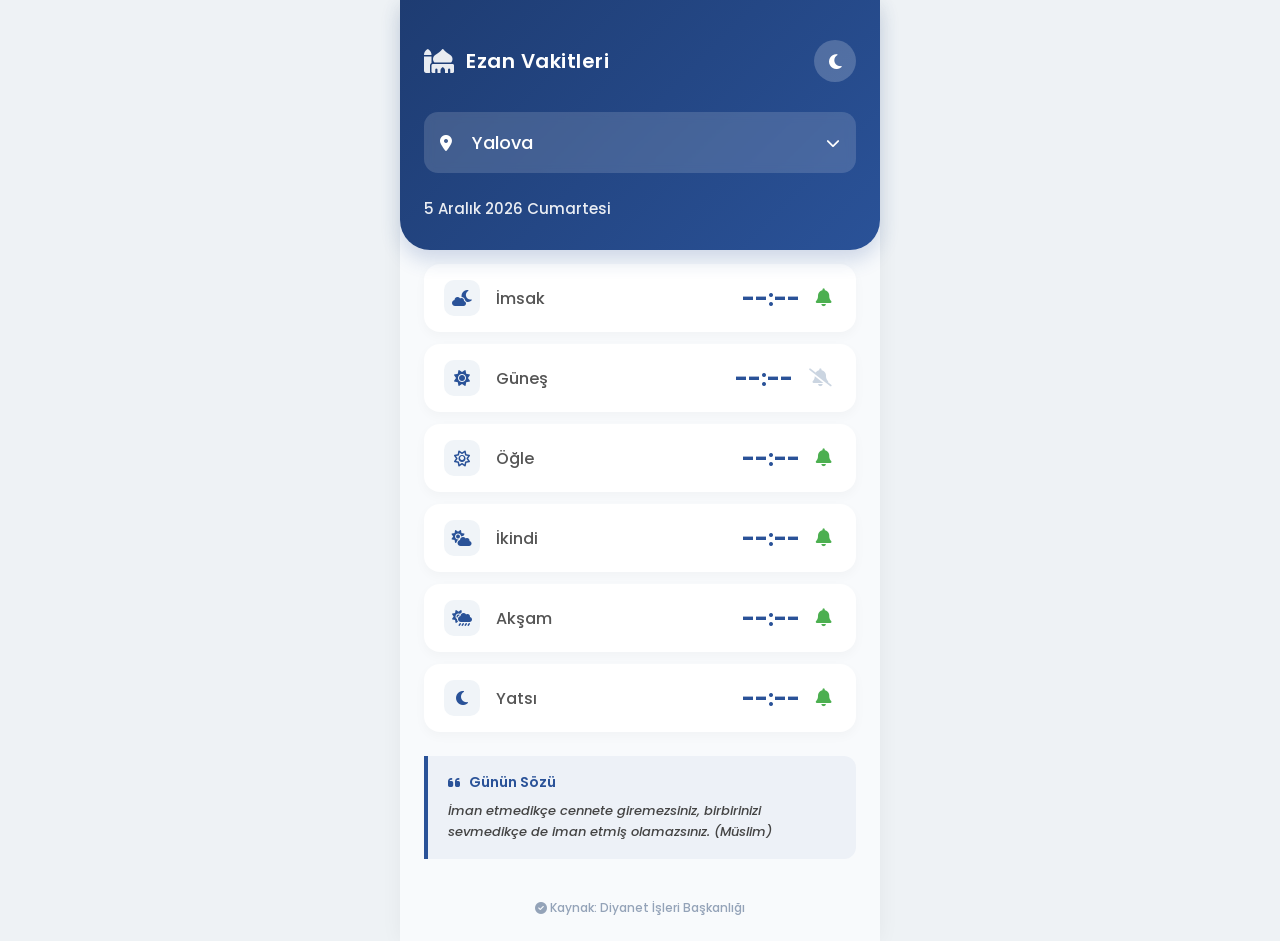
<file: index.html>
<!DOCTYPE html>
<html lang="tr">
<head>
    <meta charset="utf-8">
    <meta name="viewport" content="width=device-width, initial-scale=1.0, maximum-scale=1.0, user-scalable=no">
    <meta name="theme-color" content="#1e3c72">
    <title>Ezan Vakti</title>
    
    <!-- Tarayıcı Sekmesi ve Apple Cihazlar İçin Logo -->
    <link rel="icon" type="image/jpeg" href="logo2.jpg">
    <link rel="apple-touch-icon" href="logo2.jpg">
    <link rel="manifest" href="manifest.json">
    <link href="https://fonts.googleapis.com/css2?family=Poppins:wght@400;500;600;700&display=swap" rel="stylesheet">
    <link rel="stylesheet" href="https://cdnjs.cloudflare.com/ajax/libs/font-awesome/6.4.0/css/all.min.css">
    <link rel="stylesheet" href="style.css">
</head>
<body>
    <div class="app-container">
        <header class="app-header">
            <div class="header-top">
                <div class="title-area">
                    <i class="fa-solid fa-mosque header-icon"></i>
                    <h1>Ezan Vakitleri</h1>
                </div>
                
                <div class="header-icons">
                    <button id="theme-toggle" class="theme-btn">
                        <i class="fa-solid fa-moon"></i>
                    </button>
                </div>
            </div>
            
            <div class="select-wrapper">
                <i class="fa-solid fa-location-dot location-icon"></i>
                <select id="city-select" class="mobile-select"></select>
                <i class="fa-solid fa-chevron-down select-arrow"></i>
            </div>

            <p id="current-date-header" class="date-header">Yükleniyor...</p>
        </header>

        <main class="app-content">
            <div id="loading" class="hidden">
                <div class="spinner"></div>
                <p>Vakitler Hesaplanıyor...</p>
            </div>

            <div id="times-container" class="times-list">
                <div class="time-row" id="row-fajr">
                    <div class="time-info">
                        <div class="icon-box"><i class="fa-solid fa-cloud-moon"></i></div>
                        <span class="time-name">İmsak</span>
                    </div>
                    <div class="time-right">
                        <span class="time-value" id="fajr">--:--</span>
                        <button class="prayer-bell-btn" data-time="Fajr"><i class="fa-solid fa-bell"></i></button>
                    </div>
                </div>

                <div class="time-row" id="row-sunrise">
                    <div class="time-info">
                        <div class="icon-box"><i class="fa-solid fa-sun"></i></div>
                        <span class="time-name">Güneş</span>
                    </div>
                    <div class="time-right">
                        <span class="time-value" id="sunrise">--:--</span>
                        <button class="prayer-bell-btn" data-time="Sunrise"><i class="fa-solid fa-bell-slash"></i></button>
                    </div>
                </div>

                <div class="time-row" id="row-dhuhr">
                    <div class="time-info">
                        <div class="icon-box"><i class="fa-regular fa-sun"></i></div>
                        <span class="time-name">Öğle</span>
                    </div>
                    <div class="time-right">
                        <span class="time-value" id="dhuhr">--:--</span>
                        <button class="prayer-bell-btn" data-time="Dhuhr"><i class="fa-solid fa-bell"></i></button>
                    </div>
                </div>

                <div class="time-row" id="row-asr">
                    <div class="time-info">
                        <div class="icon-box"><i class="fa-solid fa-cloud-sun"></i></div>
                        <span class="time-name">İkindi</span>
                    </div>
                    <div class="time-right">
                        <span class="time-value" id="asr">--:--</span>
                        <button class="prayer-bell-btn" data-time="Asr"><i class="fa-solid fa-bell"></i></button>
                    </div>
                </div>

                <div class="time-row" id="row-maghrib">
                    <div class="time-info">
                        <div class="icon-box"><i class="fa-solid fa-cloud-sun-rain"></i></div>
                        <span class="time-name">Akşam</span>
                    </div>
                    <div class="time-right">
                        <span class="time-value" id="maghrib">--:--</span>
                        <button class="prayer-bell-btn" data-time="Maghrib"><i class="fa-solid fa-bell"></i></button>
                    </div>
                </div>

                <div class="time-row" id="row-isha">
                    <div class="time-info">
                        <div class="icon-box"><i class="fa-solid fa-moon"></i></div>
                        <span class="time-name">Yatsı</span>
                    </div>
                    <div class="time-right">
                        <span class="time-value" id="isha">--:--</span>
                        <button class="prayer-bell-btn" data-time="Isha"><i class="fa-solid fa-bell"></i></button>
                    </div>
                </div>
            </div>

            <div class="daily-quote-card">
                <div class="quote-header">
                    <i class="fa-solid fa-quote-left"></i> Günün Sözü
                </div>
                <p id="daily-quote-text"></p>
            </div>

            <div class="footer-info">
                <p class="source"><i class="fa-solid fa-circle-check"></i> Kaynak: Diyanet İşleri Başkanlığı</p>
            </div>
            
            <!-- Sadece Ezan Sesi Kaldı -->
            <audio id="adhan-audio" src="ezan.mp3" preload="none"></audio>
        </main>
    </div>

    <!-- Çevrimdışı Çalışma Bağlantısı -->
    <script>
        if ('serviceWorker' in navigator) {
            window.addEventListener('load', () => {
                navigator.serviceWorker.register('./sw.js').catch(err => console.log(err));
            });
        }
    </script>
    <script src="script.js"></script>
</body>
</html>
</file>
<file: style.css>
* {
    box-sizing: border-box;
    margin: 0;
    padding: 0;
    -webkit-tap-highlight-color: transparent;
}

body {
    font-family: 'Poppins', sans-serif;
    background-color: #eef2f5;
    color: #333;
    display: flex;
    justify-content: center;
    min-height: 100vh;
}

.app-container {
    width: 100%;
    max-width: 480px;
    background: #f8fafc;
    min-height: 100vh;
    display: flex;
    flex-direction: column;
    box-shadow: 0 0 20px rgba(0, 0, 0, 0.05);
}

/* FERAHLAŞTIRILMIŞ ÜST BAŞLIK ALANI */
.app-header {
    background: linear-gradient(135deg, #1e3c72 0%, #2a5298 100%);
    color: white;
    padding: 40px 24px 30px 24px; /* Üstten daha fazla boşluk verildi */
    border-bottom-left-radius: 30px;
    border-bottom-right-radius: 30px;
    box-shadow: 0 10px 20px rgba(42, 82, 152, 0.2);
    z-index: 10;
}

.header-top {
    display: flex;
    justify-content: space-between;
    align-items: center;
    margin-bottom: 30px; /* Konum kutusu ile arasına geniş boşluk eklendi */
}

/* YENİ EKLENEN: Başlık ve İkon Hizalaması */
.title-area {
    display: flex;
    align-items: center;
    gap: 12px;
}

.app-header h1 {
    font-size: 20px; /* Ekrana tam sığması için kibarlaştırıldı */
    font-weight: 600;
    letter-spacing: 0.5px;
}

.header-icon {
    font-size: 24px;
    opacity: 0.9;
}

.header-icons {
    display: flex;
    align-items: center;
    gap: 14px; /* Butonlar arası boşluk açıldı */
}

.theme-btn {
    background: rgba(255, 255, 255, 0.2);
    border: none;
    color: white;
    width: 42px; /* Dokunma alanı (butonlar) büyütüldü */
    height: 42px;
    border-radius: 50%;
    cursor: pointer;
    display: flex;
    align-items: center;
    justify-content: center;
    font-size: 17px;
    transition: transform 0.2s ease, background 0.3s ease;
    flex-shrink: 0;
}

.theme-btn:active {
    transform: scale(0.85);
}

.select-wrapper {
    position: relative;
    margin-bottom: 24px; /* Tarih ile kutu arası boşluk */
    background: rgba(255, 255, 255, 0.15);
    border-radius: 14px;
    padding: 4px; /* Kutunun içi ferahlatıldı */
    backdrop-filter: blur(5px);
}

.location-icon {
    position: absolute;
    left: 16px;
    top: 50%;
    transform: translateY(-50%);
    color: white;
    font-size: 16px;
}

.mobile-select {
    width: 100%;
    appearance: none;
    -webkit-appearance: none;
    background: transparent;
    border: none;
    padding: 14px 16px 14px 44px;
    font-size: 18px;
    font-weight: 500;
    color: white;
    font-family: 'Poppins', sans-serif;
    outline: none;
    cursor: pointer;
}

.mobile-select option {
    color: #333;
    background: white;
}

.select-arrow {
    position: absolute;
    right: 16px;
    top: 50%;
    transform: translateY(-50%);
    color: white;
    font-size: 14px;
    pointer-events: none;
}

.date-header {
    font-size: 15px;
    font-weight: 500;
    opacity: 0.9;
}

.app-content {
    flex: 1;
    padding: 24px;
    display: flex;
    flex-direction: column;
}

.times-list {
    display: flex;
    flex-direction: column;
    gap: 12px;
    margin-top: -10px;
}

.time-row {
    display: flex;
    justify-content: space-between;
    align-items: center;
    background: #FFFFFF;
    padding: 16px 20px;
    border-radius: 16px;
    box-shadow: 0 4px 12px rgba(0, 0, 0, 0.03);
}

.time-info {
    display: flex;
    align-items: center;
    gap: 16px;
}

.icon-box {
    width: 36px;
    height: 36px;
    border-radius: 10px;
    background: #f0f4f8;
    color: #2a5298;
    display: flex;
    align-items: center;
    justify-content: center;
    font-size: 16px;
}

.time-name {
    font-size: 16px;
    font-weight: 500;
    color: #555;
}

.time-value {
    font-size: 22px;
    font-weight: 700;
    color: #2a5298;
}

.time-row.active {
    background: linear-gradient(135deg, #1e3c72 0%, #2a5298 100%);
    box-shadow: 0 8px 16px rgba(42, 82, 152, 0.3);
    transform: scale(1.02);
}

.time-row.active .time-name,
.time-row.active .time-value {
    color: white;
}

.time-row.active .icon-box {
    background: rgba(255, 255, 255, 0.2);
    color: white;
}

.daily-quote-card {
    background: rgba(42, 82, 152, 0.05);
    border-left: 4px solid #2a5298;
    padding: 16px 20px;
    border-radius: 0 12px 12px 0;
    margin-top: 24px;
    margin-bottom: 10px;
}

.quote-header {
    font-size: 14px;
    font-weight: 600;
    color: #2a5298;
    margin-bottom: 8px;
    display: flex;
    align-items: center;
    gap: 8px;
}

#daily-quote-text {
    font-size: 13px;
    color: #444;
    line-height: 1.6;
    font-style: italic;
    font-weight: 500;
}

.footer-info {
    margin-top: auto;
    padding-top: 30px;
    text-align: center;
}

.source {
    font-size: 12px;
    color: #94a3b8;
    font-weight: 500;
}

.hidden {
    display: none !important;
}

#loading {
    display: flex;
    flex-direction: column;
    align-items: center;
    justify-content: center;
    padding: 40px 0;
    color: #2a5298;
}

.spinner {
    width: 40px;
    height: 40px;
    border: 4px solid rgba(42, 82, 152, 0.1);
    border-top: 4px solid #2a5298;
    border-radius: 50%;
    animation: spin 1s linear infinite;
    margin-bottom: 16px;
}

@keyframes spin {
    0% { transform: rotate(0deg); }
    100% { transform: rotate(360deg); }
}

/* =========================================
   GEÇİŞ ANİMASYONU VE KOYU TEMA KODLARI 
========================================= */
body, .app-container, .app-header, .time-row, .icon-box, .daily-quote-card, .time-name, .time-value, #daily-quote-text {
    transition: background-color 0.4s ease, background 0.4s ease, color 0.4s ease, border-color 0.4s ease, box-shadow 0.4s ease, transform 0.3s ease;
}

body.dark-theme, 
body.dark-theme .app-container {
    background-color: #000000;
    color: #e0e0e0;
}

body.dark-theme .app-header {
    background: linear-gradient(135deg, #111111 0%, #1a1a1a 100%);
    box-shadow: 0 10px 20px rgba(0, 0, 0, 0.5);
}

body.dark-theme .select-wrapper {
    background: rgba(255, 255, 255, 0.05);
}

body.dark-theme .time-row {
    background: #121212;
    box-shadow: none;
    border: 1px solid #222;
}

body.dark-theme .time-name {
    color: #aaaaaa;
}

body.dark-theme .time-value {
    color: #749ddf;
}

body.dark-theme .icon-box {
    background: #1a1a1a;
    color: #749ddf;
}

body.dark-theme .time-row.active {
    background: linear-gradient(135deg, #1e3c72 0%, #111111 100%);
    border: 1px solid #2a5298;
}

body.dark-theme .daily-quote-card {
    background: rgba(255, 255, 255, 0.05);
    border-left: 4px solid #555;
}

body.dark-theme #daily-quote-text {
    color: #bbbbbb;
}

/* KERAHAT VAKTİ UYARI BANDI */
.kerahat-banner {
    background: linear-gradient(135deg, #ff9800 0%, #f44336 100%);
    color: white;
    padding: 12px 16px;
    border-radius: 12px;
    margin-bottom: 16px;
    font-size: 14px;
    font-weight: 500;
    display: flex;
    align-items: center;
    gap: 10px;
    box-shadow: 0 4px 10px rgba(244, 67, 54, 0.3);
    animation: pulseKerahat 2s infinite;
}

@keyframes pulseKerahat {
    0% { transform: scale(1); }
    50% { transform: scale(1.02); }
    100% { transform: scale(1); }
}

/* ZİL AKTİF OLDUĞUNDAKİ TASARIMI */
.theme-btn.audio-active {
    background: #4caf50;
    box-shadow: 0 0 10px rgba(76, 175, 80, 0.5);
}

/* BİREYSEL VAKİT ZİLLERİ (YENİ) */
.time-right {
    display: flex;
    align-items: center;
    gap: 12px;
}

.prayer-bell-btn {
    background: transparent;
    border: none;
    color: #cbd5e1; /* Kapalıyken soluk renk */
    font-size: 18px;
    cursor: pointer;
    padding: 4px;
    transition: color 0.3s ease, transform 0.2s ease;
}

.prayer-bell-btn.active {
    color: #4caf50; /* Açıkken yeşil */
}

.prayer-bell-btn:active {
    transform: scale(0.80);
}

/* Vakit Aktifken (Mavi Vurgu İçindeyken) Zil Renkleri */
.time-row.active .prayer-bell-btn {
    color: rgba(255, 255, 255, 0.4);
}
.time-row.active .prayer-bell-btn.active {
    color: white;
}

/* Koyu Temada Zil Renkleri */
body.dark-theme .prayer-bell-btn {
    color: #444;
}
body.dark-theme .prayer-bell-btn.active {
    color: #4caf50;
}
body.dark-theme .time-row.active .prayer-bell-btn {
    color: rgba(255, 255, 255, 0.3);
}
body.dark-theme .time-row.active .prayer-bell-btn.active {
    color: white;
}
</file>
